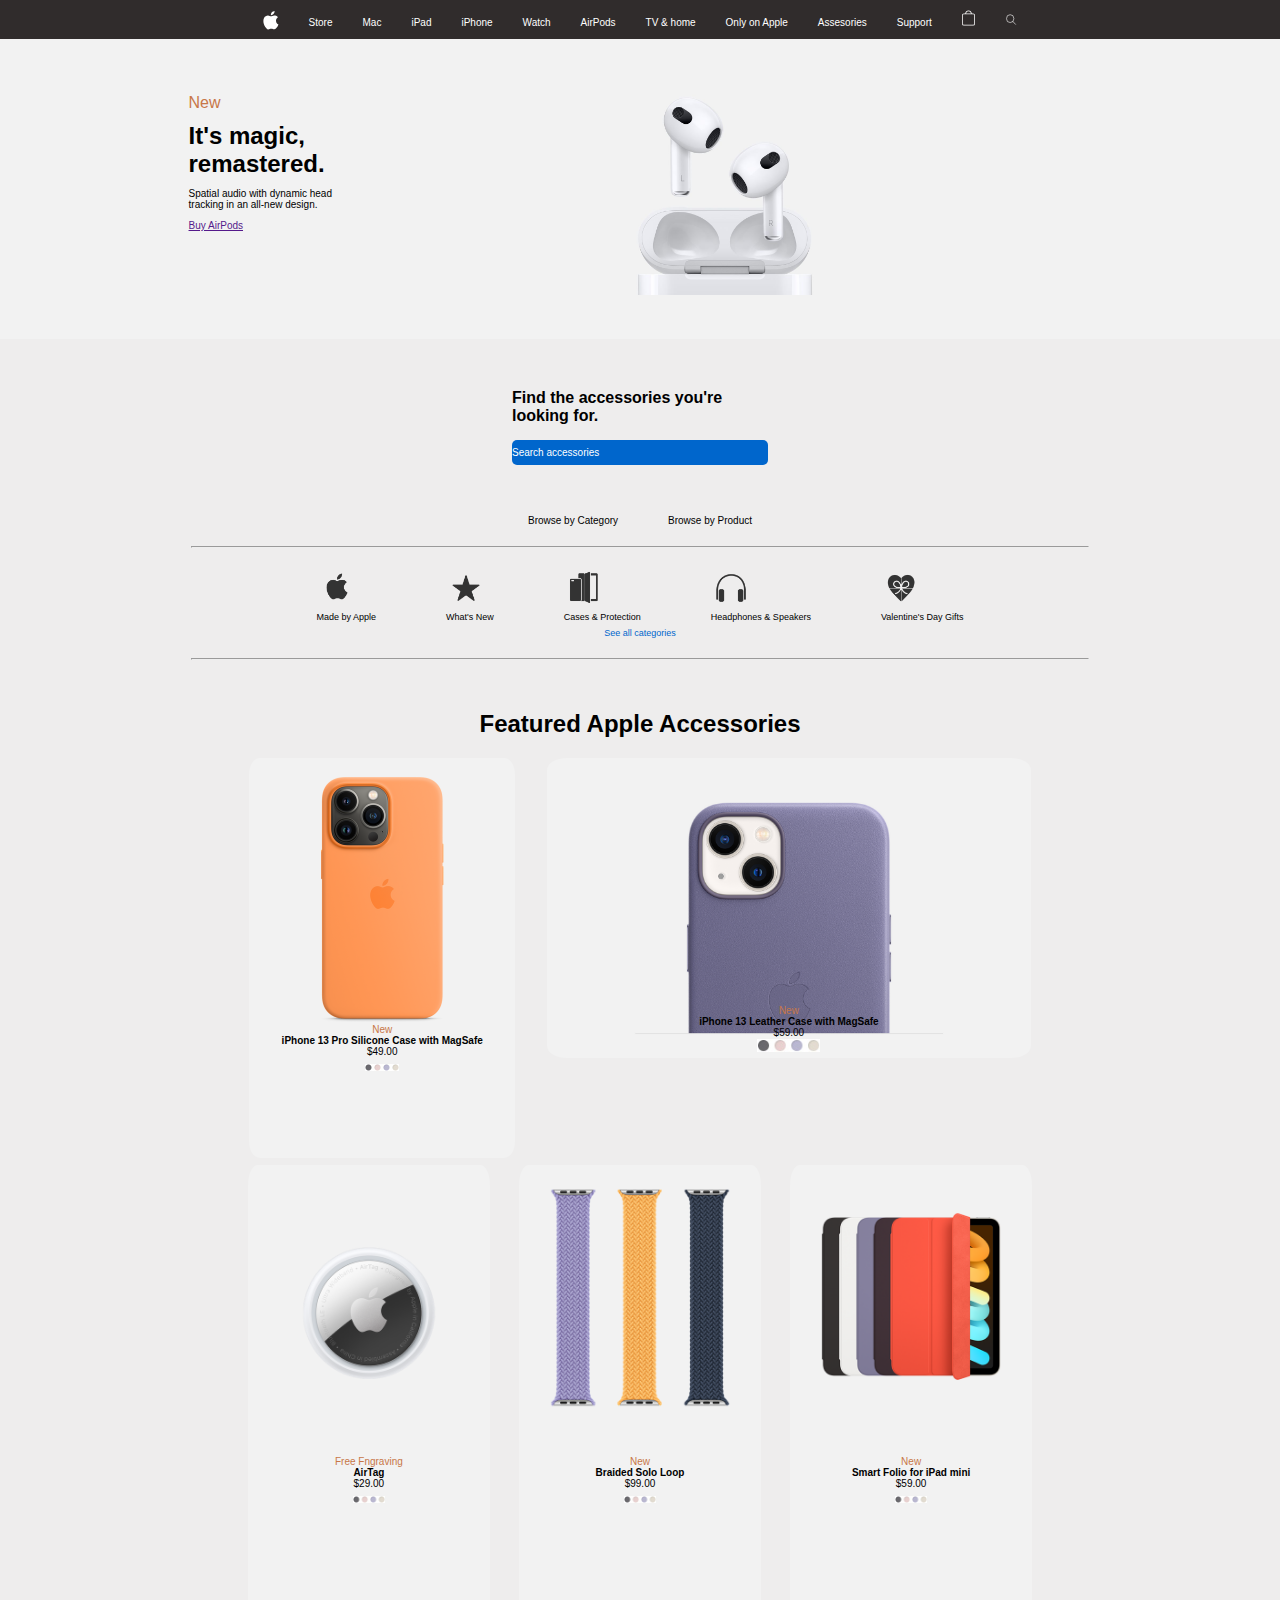
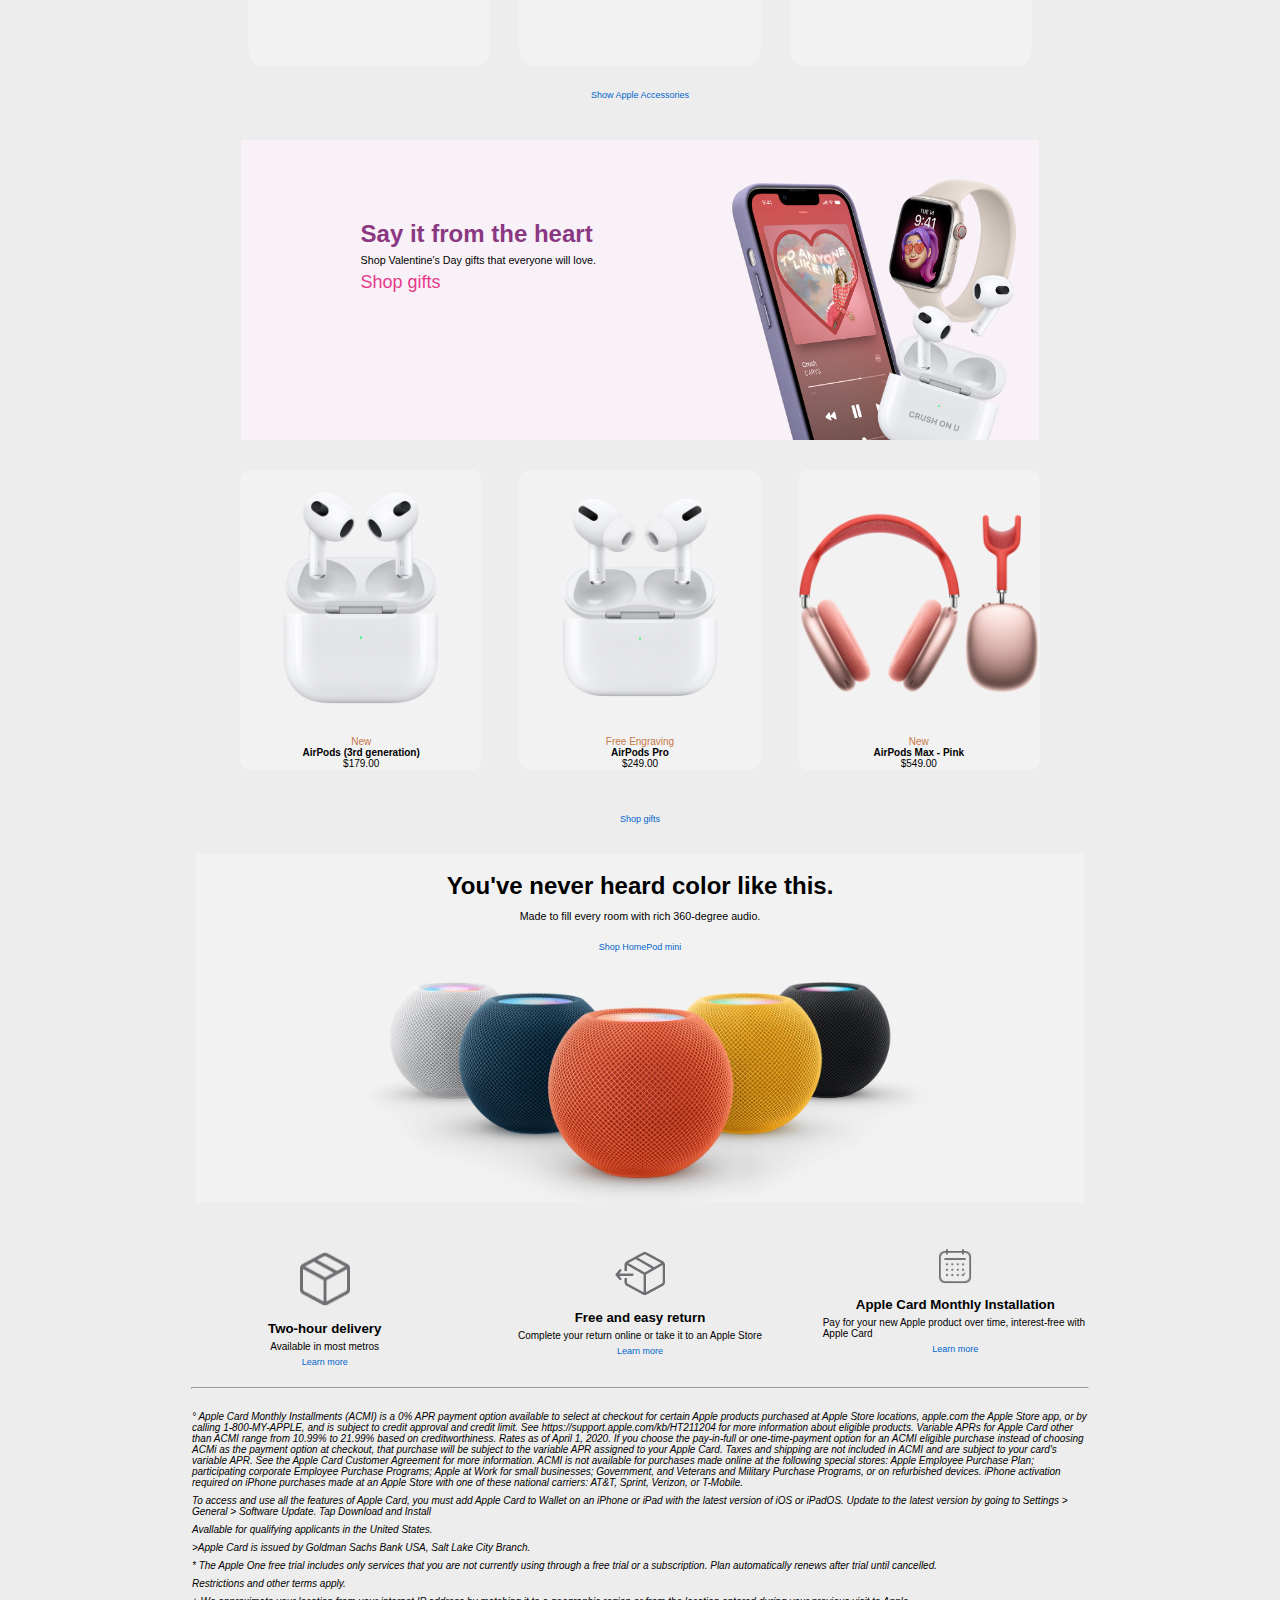
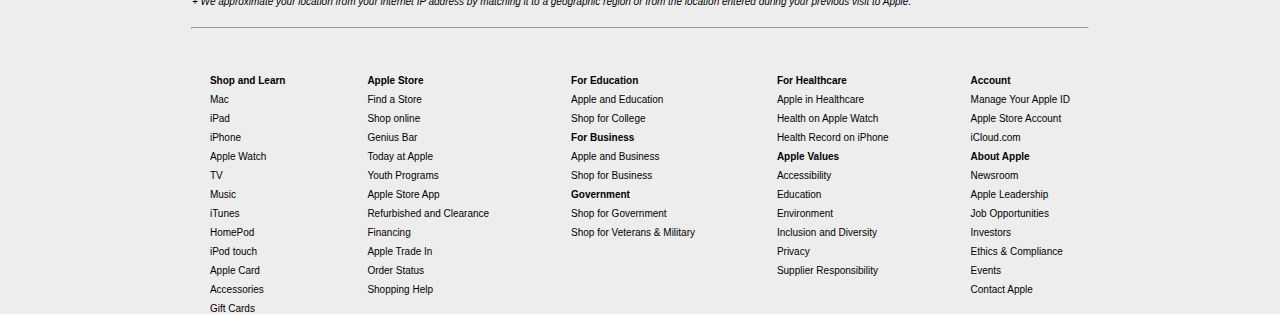
<file: index.html>
<!DOCTYPE html>
<html lang="en">
<head>
    <meta charset="UTF-8">
    <meta name="viewport" content="width=device-width, initial-scale=1.0">
    <title>Document</title>
</head>
    <link rel="stylesheet" href="appleassesories.css">
    <link rel="stylesheet" href="appleIpad.css">
    <link rel="stylesheet" href="tv.css">
<body>
    <nav>
        <div class="toptexts">
            <div class="logo">
                <img src="imagesassesories/apple_logo.svg" alt="applelogo">
            </div>
                <p>Store</p>
                <p>Mac</p>
                <p><a href="/appleIpad.html">iPad</a></p>
                <p>iPhone</p>
                <p>Watch</p>
                <p>AirPods</p>
                <p><a href="/tv.html">TV & home</a></p>
                <p>Only on Apple</p>
                <p><a href="/index.html">Assesories</a></p>
                <p>Support</p>
                <img src="imagesassesories/bag_logo.svg" alt="storebtn">
                <img src="imagesassesories/search.svg" alt="search">
        </div>
    </nav>
        <div class="firstimage">
                <div class="text_one">
                    <ul class="text">
                        <li>New</li>
                        <li><h2>It's magic, remastered.</h2></li>
                        <li>Spatial audio with dynamic head tracking in an all-new design.</li>
                        <p><a href="">Buy AirPods</a></p>
                    </ul>  
                </div>
            <div class="firstbg">
            </div>
        </div>
        <div class="secondrow">
            <h4>Find the accessories you're looking for.</h4>
            <input class="firstinput" type="text" value="Search accessories">
        </div>
        <div class="thirdrow">
            <div class="secondtext">
                <p>Browse by Category</p>
                <p>Browse by Product</p>
            </div>
            <hr>
            <div class="smallicons">
               <div>
                <img src="imagesassesories/icon_apple.png" alt="icon_apple">
                <p>Made by Apple</p>
               </div>
               <div>
                <img src="imagesassesories/category-icon-whats-new.png" alt="category-icon-whats-new">
                <p>What's New</p>
               </div>
                <div>
                    <img src="imagesassesories/icon-category-cases-protection.png" alt="icon-category-cases-protection">
                <p>Cases & Protection</p>
                </div>
                <div>
                    <img src="imagesassesories/icon-category-audio-music.png" alt="icon-category-audio-music">
                    <p>Headphones & Speakers</p>
                </div>
                <div>
                    <img src="imagesassesories/category-icon-vday.png" alt="category-icon-vday">
                <p>Valentine's Day Gifts</p>
                </div>
            </div>
                <p class="p_one">See all categories</p>
                <hr>
        </div>
        <div class="forthrow">
            <h3>Featured Apple Accessories</h3>
                <div class="iPhone_ctn">
                    <div class="thirteenpro">
                        <div class="thirteenpro_text">
                            <p class="smallbrown">New</p>
                            <p class="smallbold"> iPhone 13 Pro Silicone Case with MagSafe</p>
                            <p class="small">$49.00</p>
                            <div class="compareiPadimgs">
                                <img src="imageIpad/compare_ipad_mini.jpg" alt="">
                            </div>
                        </div>
                    </div>
                    <div class="thirteen">
                        <div class="thirteen_text">
                            <p class="smallbrown">New </p>
                            <p class="smallbold">iPhone 13 Leather Case with MagSafe</p>
                            <p class="small">$59.00</p>
                            <div class="compareiPadimgs">
                                <img src="imageIpad/compare_ipad_mini.jpg" alt="">
                            </div>
                        </div>
                    </div>
                    <div class="freeengrave">
                        <div class="freeengrave_text">
                            <p class="smallbrown">Free Fngraving</p>
                            <p class="smallbold">AirTag</p>
                            <p class="small">$29.00</p>
                            <div class="compareiPadimgs">
                                <img src="imageIpad/compare_ipad_mini.jpg" alt="">
                            </div>
                        </div>
                    </div>
                    <div class="solo">
                        <div class="solo_text">
                            <p class="smallbrown">New</p>
                            <p class="smallbold">Braided Solo Loop</p>
                            <p class="small">$99.00</p>
                            <div class="compareiPadimgs">
                                <img src="imageIpad/compare_ipad_mini.jpg" alt="">
                            </div>
                        </div>
                    </div> 
                    <div class="smartfolio">
                        <div class="smartfolio_text">
                            <p class="smallbrown">New</p>
                            <p class="smallbold">Smart Folio for iPad mini</p>
                            <p class="small">$59.00</p>
                            <div class="compareiPadimgs">
                                <img src="imageIpad/compare_ipad_mini.jpg" alt="">
                            </div>
                        </div>
                    </div>
                </div>
           <p class="p_one">Show Apple Accessories</p>
                <div class="Airpod_ctn">
                    <div class="Valentine">
                        <div class="Val_text">
                            <h2 class="h_two">Say it from the heart</h2>
                            <h6 class="h_six">Shop Valentine's Day gifts that everyone will love.</h6>
                            <p class="p_three">Shop gifts</p>
                        </div>
                    </div>
                        <div class="AirPodnew">
                            <div class="Airpod_texts">
                                <p class="smallbrown">New</p>
                                <p class="smallbold">AirPods (3rd generation)</p>
                                 <p class="small">$179.00</p>
                            </div>
                        </div>
                        <div class="AirPods_pro">
                            <div class="Airpod_texts">
                                <p class="smallbrown">Free Engraving</p>
                                <p class="smallbold">AirPods Pro </p>
                                 <p class="small">$249.00</p>
                            </div>
                        </div>
                        <div class="AirPods_max">
                            <div class="Airpod_texts">
                                <p class="smallbrown">New</p>
                                <p class="smallbold">AirPods Max - Pink</p>
                                 <p class="small">$549.00</p>
                            </div>
                        </div>
                </div>
           
           <p class="p_one">Shop gifts</p>
                <div class="last_ctn">
                    <div class="last_row">
                        <div class="last_text">
                            <h2 class="h_twoB">You've never heard color like this.</h2>
                            <h6 class="h_six">Made to fill every room with rich 360-degree audio.</h6>
                            <h6 class="h_six"></h6>
                            <p class="p_two">Shop HomePod mini</p>
                        </div>
                    </div>
                </div>
        </div>
        <div class="under_text">
            <div class="delivery">
                <img src="imagesassesories/icon-delivery.png" alt="delivery">
                <h5>Two-hour delivery</h5>
                <p>Available in most metros</p>
                <p class="p_two">Learn more</p>
            </div>
            <div class="return">
                <img src="imagesassesories/icon-return.png" alt="return">
            <h5>Free and easy return</h5>
            <p>Complete your return online or take it to an Apple Store</p>
            <p class="p_two">Learn more</p>
            </div>
            <div class="acmi">
                <img src="imagesassesories/acmi.png" alt="acmi">
            <h5>Apple Card Monthly Installation</h5>
            <p>Pay for your new Apple product over time, interest-free with Apple Card</p>
            <p class="p_two">Learn more</p>
            </div>
        </div>
        <hr>
        <div class="nevertext">
            <i class="i_one">° Apple Card Monthly Installments (ACMI) is a 0% APR payment option available to select at checkout for certain Apple products purchased at Apple Store locations, apple.com the Apple Store app, or by calling 1-800-MY-APPLE, and is subject to credit approval and credit limit. See https://support.apple.com/kb/HT211204 for more information about eligible products. Variable APRs for Apple Card other than ACMI range from 10.99% to 21.99% based on creditworthiness. Rates as of April 1, 2020. If you choose the pay-in-full or one-time-payment option for an ACMI eligible purchase instead of choosing ACMi as the payment option at checkout, that purchase will be subject to the variable APR assigned to your Apple Card. Taxes and shipping are not included in ACMI and are subject to your card's variable APR. See the Apple Card Customer Agreement for more information. ACMI is not available for purchases made online at the following special stores: Apple Employee Purchase Plan; participating corporate Employee Purchase Programs; Apple at Work for small businesses; Government, and Veterans and Military Purchase Programs, or on refurbished devices. iPhone activation required on iPhone purchases made at an Apple Store with one of these national carriers: AT&T, Sprint, Verizon, or T-Mobile.</i>
            <i class="i_one">To access and use all the features of Apple Card, you must add Apple Card to Wallet on an iPhone or iPad with the latest version of iOS or iPadOS. Update to the latest version by going to Settings > General > Software Update. Tap Download and Install </i>
            <i class="i_one">Avallable for qualifying applicants in the United States.</i>
            <i class="i_one">>Apple Card is issued by Goldman Sachs Bank USA, Salt Lake City Branch.</i>
            <i class="i_one">* The Apple One free trial includes only services that you are not currently using through a free trial or a subscription. Plan automatically renews after trial until cancelled.</i>
            <i class="i_one"> Restrictions and other terms apply.</i>
            <i class="i_one"> + We approximate your location from your internet IP address by matching it to a geographic region or from the location entered during your previous visit to Apple.</i>
        </div>
        <hr>
        <footer>
            <div class="sl">
                <b  class="b_one">Shop and Learn</b>
                <p>Mac</p>
                <p>iPad</p>
                <p>iPhone</p>
                <p>Apple Watch</p>
                <p>TV</p>
                <p>Music</p>
                <p>iTunes</p>
                <p>HomePod</p>
                <p>iPod touch</p>
                <p>Apple Card</p>
                <p>Accessories</p>
                <p>Gift Cards</p>
            </div>
                <div class="sl">
                    <b class="b_one">Apple Store</b>
                    <p>Find a Store</p>
                    <p>Shop online</p>
                    <p>Genius Bar</p>
                    <p>Today at Apple</p>
                    <p>Youth Programs</p>
                    <p>Apple Store App</p>
                    <p>Refurbished and Clearance</p>
                    <p>Financing</p>
                    <p>Apple Trade In</p>
                    <p>Order Status</p>
                    <p>Shopping Help</p>
                </div>
                    <div class="sl">
                        <div class="sl">
                            <b class="b_one">For Education</b>
                            <p>Apple and Education</p>
                            <p>Shop for College</p>
                        </div>
                         <div class="sl">
                            <b class="b_one">For Business</b>
                            <p>Apple and Business</p>
                            <p>Shop for Business</p>
                         </div>
                          <div class="sl">
                            <b class="b_one">Government</b>
                            <p>Shop for Government</p>
                            <p>Shop for Veterans & Military</p>
                          </div>
                    </div>
                        <div class="sl">
                            <div class="sl">
                                <b class="b_one">For Healthcare</b>
                                <p>Apple in Healthcare</p>
                                <p>Health on Apple Watch</p>
                                <p>Health Record on iPhone</p>
                            </div>
                             <div class="sl">
                                <b class="b_one">Apple Values</b>
                                <p>Accessibility</p>
                                <p>Education</p>
                                <p>Environment</p>
                                <p>Inclusion and Diversity</p>
                                <p>Privacy</p>
                                <p>Supplier Responsibility</p>
                             </div>
                        </div>
                            <div class="sl">
                                <div class="sl">
                                    <b class="b_one">Account</b>
                                    <p>Manage Your Apple ID</p>
                                    <p>Apple Store Account</p>
                                    <p>iCloud.com</p>
                                </div>
                                <div class="sl">
                                    <b class="b_one">About Apple</b>
                                    <p>Newsroom</p>
                                    <p>Apple Leadership</p>
                                    <p>Job Opportunities</p>
                                    <p>Investors</p>
                                    <p>Ethics & Compliance</p>
                                    <p>Events</p>
                                    <p>Contact Apple</p>
                                </div>
                            </div>
        </footer>
</body>
</html>
</file>
<file: appleassesories.css>
*{
    padding: 0;
    margin: 0;
}
nav {
    background-color: rgb(48, 44, 44);
    line-height: 1.2cm;
    color: white;
}
.logo {
    width: 16px;
    
}
.logo img {
    width: 100%;
}
.toptexts {
    display: flex;
    list-style-type: none;
    gap: 30px;
    justify-content: center;
    height:30px;

}
img {
    width: 1%;
}
.firstimage {
    display: flex;
    justify-content: space-around;
    width: 100%;
    flex-wrap: wrap;
    background-color:rgb(242,242,242) ;
}

.firstbg {
    background-image: url(imagesassesories/airpods-header.jpg);
    background-size: contain;
    background-repeat: no-repeat;
    background-position: top;
    height: 300px;
    width: 60%;
}
.text_one ul {
    display: flex;
    flex-direction: column;
    list-style-type: none;
    padding-left:47%;
    padding-top: 20%;
    justify-content: center;
}
.text {
    display: flex;
    font-family: SF Pro Text, SF Pro Icons, Helvetica Neue, Helvetica, Arial, sans-serif;
    gap: 10px;
}
.text > :nth-child(1){
    color: rgb(200,119,72);
    font-family: SF Pro Text, SF Pro Icons, Helvetica Neue, Helvetica, Arial, sans-serif;

}
.text > :nth-child(3) {
    font-family: SF Pro Text, SF Pro Icons, Helvetica Neue, Helvetica, Arial, sans-serif;
    font-size: 10px;
} 
.text > :nth-child(3) {
    font-family: SF Pro Text, SF Pro Icons, Helvetica Neue, Helvetica, Arial, sans-serif;
    font-size: 10px;
} 

.secondrow {
    display: flex;
    flex-direction: column;
    width: 20%;
    margin:50px auto;
    gap: 15px;
}
h4 {
    font-family: SF Pro Text, SF Pro Icons, Helvetica Neue, Helvetica, Arial, sans-serif;
    font-weight: 550;
}
.firstinput {
    font-size: x-small;
   height: 25px;/
}
hr {
    width: 70%;
    margin: 30px auto;
}
.secondtext {
    display: flex;
    justify-content: center;
    gap: 50px;
    font-family: SF Pro Text, SF Pro Icons, Helvetica Neue, Helvetica, Arial, sans-serif;
    font-size: x-small;
}
.smallicons {
    display: flex;
    justify-content: center;
    width: 100%;
    gap: 70px;
}
.smallicons img {
    width: 40px;
}
.smallicons p {
    font-size: xx-small;
    font-family: SF Pro Text, SF Pro Icons, Helvetica Neue, Helvetica, Arial, sans-serif;
}
.p_one {
    display: flex;
    justify-content: center;
    margin-top: 20px;
    font-size: xx-small;
    font-family: SF Pro Text, SF Pro Icons, Helvetica Neue, Helvetica, Arial, sans-serif;
    color: rgb(0,102,204);
}
h3 {
    display: flex;
    justify-content: center;
    font-family: SF Pro Text, SF Pro Icons, Helvetica Neue, Helvetica, Arial, sans-serif;
    font-weight: 550;
}
.forthrow {
    display: flex;
    flex-direction: column;
    width: 70%;
    margin: 10px auto;   
}
.iPhone_ctn {
    display: flex;
    flex-wrap: wrap;
    width: 90%;
    justify-content: space-around;
    margin: 20px auto;
    gap: 7px;

}

.compareiPadimgs img {
    width: 13%;
}
.thirteenpro {
    background-image: url(imagesassesories/featured_2.png);
    height: 400px;
    background-position: top;
    background-repeat: no-repeat;
    background-size: contain;
    width: 33%;
    background-color:rgb(242,242,242) ;
    border-radius: 4%;
}
.thirteenpro_text {
    display: flex;
    flex-direction: column;
    text-align: center;
    padding-top: 100%;
    
}
.thirteen {
    background-image: url(imagesassesories/featured_1.png);
    height: 300px;
    background-position: top;
    background-repeat: no-repeat;
    background-size: contain;
    width: 60%;
    background-color:rgb(242,242,242) ;
    border-radius: 4%;
}
.thirteen_text {
    display: flex;
    flex-direction: column;
    text-align: center;
    padding-top: 51%;
    
}
.freeengrave {
    background-image: url(imagesassesories/featured_3.png);
    height: 500px;
    background-position: top;
    background-repeat: no-repeat;
    background-size: contain;
    width: 30%;
    background-color:rgb(242,242,242) ;
    border-radius: 4%;
}
.freeengrave_text {
    display: flex;
    flex-direction: column;
    text-align: center;
    padding-top: 120%;
    
}
.solo {
    background-image: url(imagesassesories/featured_4.png);
    height: 500px;
    background-position: top;
    background-repeat: no-repeat;
    background-size: contain;
    width: 30%;
    background-color:rgb(242,242,242) ;
    border-radius: 4%;
}
.solo_text {
    display: flex;
    flex-direction: column;
    text-align: center;
    padding-top: 120%;
    
}
.smartfolio {
    background-image: url(imagesassesories/featured_5.png);
    height: 500px;
    background-position: top;
    background-repeat: no-repeat;
    background-size: contain;
    width: 30%;
    background-color:rgb(242,242,242) ;
    border-radius: 4%;
}
.smartfolio_text {
    display: flex;
    flex-direction: column;
    text-align: center;
    padding-top: 120%;  
}
.smallbrown {
    font-size: x-small;
    color: rgb(200,119,72);
    font-family: SF Pro Text, SF Pro Icons, Helvetica Neue, Helvetica, Arial, sans-serif;
}
.smallbold {
    font-weight: 600;
    font-family: SF Pro Text, SF Pro Icons, Helvetica Neue, Helvetica, Arial, sans-serif;
}

.Valentine {
    background-image: url(imagesassesories/apple-valentines-day-accessories.png);
    background-size: contain;
    background-repeat: no-repeat;
    height: 300px;
    background-position: right;
    width: 99%;
    background-color:rgb(249,241,248) ;
    
}
.Val_text {
    padding-top: 10%;
    padding-left: 15%;
    gap: 6px;
    display: flex;
    flex-direction: column;
}
.AirPodnew {
    background-image: url(imagesassesories/featured_6.png);
    background-position: top;
    height: 300px;
    background-repeat: no-repeat;
    background-size: contain;
    width: 30%;
    background-color:rgb(242,242,242) ;
    border-radius: 4%;
}
.AirPods_pro {
    background-image: url(imagesassesories/featured_7.png);
    background-position: top;
    height: 300px;
    background-repeat: no-repeat;
    background-size: contain;
    width: 30%;
    background-color:rgb(242,242,242) ;
    border-radius: 4%;
}
.AirPods_max {
    background-image: url(imagesassesories/airpods-max-select-pink.png);
    background-position: top;
    height: 300px;
    background-repeat: no-repeat;
    background-size: contain;
    width: 30%;
    background-color:rgb(242,242,242) ;
    border-radius: 4%;
}
.Airpod_ctn {
    display: flex;
    flex-wrap: wrap;
    width: 90%;
    justify-content: space-around;
    margin: 40px auto;
    gap: 30px;
}
.Airpod_texts {
    display: flex;
    flex-direction: column;
    text-align: center;
    padding-top: 110%;
}
.p_three {
    color: rgb(0,102,204);
}
.h_two {
    color: rgb(137,56,129);
    font-family: SF Pro Text, SF Pro Icons, Helvetica Neue, Helvetica, Arial, sans-serif;
}

.last_row {
    background-image: url(imagesassesories/homepod-mini-accessories.jpg);
    background-size: contain;
    height: 330px;
    background-repeat: no-repeat;
    background-position: bottom;
    width: 100%;
}
.last_text {
    display: flex;
    flex-direction: column;
    align-items: center;
    gap: 10px;
}
.last_ctn {
    width: 99%;
    margin: 30px auto;
    padding-top: 2%;
    background-color:rgb(242,242,242) ;
}
.h_twoB {
    font-family: SF Pro Text, SF Pro Icons, Helvetica Neue, Helvetica, Arial, sans-serif;
}
.h_six {
    font-family: SF Pro Text, SF Pro Icons, Helvetica Neue, Helvetica, Arial, sans-serif;
    font-weight: lighter;
}
.under_text {
    display: flex;
    justify-content: center;
    gap: 50px;
    width: 70%;
    margin: 0px auto;
    
}
.delivery {
    display: flex;
    flex-direction: column;
    width: 70%;
    gap:5px;
    align-items: center;
}
.delivery img {
    width: 50px;
}
.return {
    display: flex;
    flex-direction: column;
    width: 70%;
    gap: 5px;
    align-items: center;
}
.return img {
    width: 50px;
}
.acmi {
    display: flex;
    flex-direction: column;
    width: 70%;
    gap: 5px;
    align-items: center;
}
.acmi img {
    width: 50px;
}
h5 {
    font-family: SF Pro Text, SF Pro Icons, Helvetica Neue, Helvetica, Arial, sans-serif;
    font-weight: 600;
    font-weight: bold;
}
p {
    font-family: SF Pro Text, SF Pro Icons, Helvetica Neue, Helvetica, Arial, sans-serif;
    font-size: x-small;
}
.p_two {
    display: flex;
    justify-content: center;
    font-size: xx-small;
    font-family: SF Pro Text, SF Pro Icons, Helvetica Neue, Helvetica, Arial, sans-serif;
    color: rgb(0,102,204);
}

.nevertext {
    padding-top: 2%;
    font-family: SF Pro Text, SF Pro Icons, Helvetica Neue, Helvetica, Arial, sans-serif; 
    font-size: x-small;
    font-weight: lighter;
    width: 70%;
    margin: 10px auto;
    display: flex;
    flex-direction: column;
    gap: 7px;
}

footer {
    display: flex;
    flex-direction: row;
    padding-left: 10%;
    justify-content: space-evenly;
    width: 80%;
    padding-top: 2%;
    
}
.sl {
    display: flex;
    flex-direction: column;
    gap: 8px;
}
.b_one {
    font-size: x-small;
    font-family: SF Pro Text, SF Pro Icons, Helvetica Neue, Helvetica, Arial, sans-serif; 

}
</file>
<file: appleIpad.css>
*{
    padding: 0;
    margin: 0;
}
body {
    background-color: rgba(219, 215, 215, 0.459);
}
nav {
    background-color: rgb(48, 44, 44);
    line-height: 1.2cm;
    color: white;
}
.logo {
    width: 16px;
    
}
.logo img {
    width: 100%;
}
.toptexts {
    display: flex;
    list-style-type: none;
    gap: 30px;
    justify-content: center;
    font-family: SF Pro Text, SF Pro Icons, Helvetica Neue, Helvetica, Arial, sans-serif;
    font-size: xx-small;
    height: 39px;
}
img {
    width: 1%;
}

.top {
    width: 50%;
    display: flex;
    justify-content: space-between;
    align-items: end;
    margin: 5px auto; 
    background-color: white;
}
.image div {
    width: 20px;
    display: flex;
    margin-bottom: 6px;
}
.image img {
    width: 100%;
    height: 100%;
}
.pencil_image div{
    height: 35px;

}
.image h5{
    font-size: 9px;
}
.Save {
    display: flex;
    justify-content: center;
    font-family: SF Pro Text, SF Pro Icons, Helvetica Neue, Helvetica, Arial, sans-serif;
    font-size: x-small;
    margin: 25px auto;
    background-color: #f5f5f7;;
    padding: 8px;
}
span {
    font-size: xx-small;
    font-family: SF Pro Text, SF Pro Icons, Helvetica Neue, Helvetica, Arial, sans-serif;
    color: rgb(0, 102, 204);
}
.iPad_ctn {
    display: flex;
    width: 90%;
    flex-direction: column;
    flex-wrap: wrap;
    justify-content: space-around;
    gap: 10px;
    margin: 15px auto;
    background-color: white;
}
.iPad_mini {
    background-image: url(imageIpad/ipad_mini.jpg);
    background-size: contain;
    background-repeat: no-repeat;
    background-position: right;
    height: 400px;
    width: 80%;  
  
}
.iPad_minitext {
    display: flex;
    flex-direction: column;
    align-items: center;
    padding-top: 10%;
    gap: 7px;
}
.iPad_Airtext {
    display: flex;
    flex-direction: column;
    align-items: center;
    padding-left: 20%;
    padding-top: 6%;
    gap: 3px;
}
.iPad_text {
    display: flex;
    flex-direction: column;
    align-items: center;
    padding-left: 50%;
    padding-top: 8%;
    gap: 5px;
}
.iPad {
    background-image: url(imageIpad/ipad_10.jpg);
    background-size: contain;
    background-repeat: no-repeat;
    background-position: center;
    height: 400px;
    width:90%;
}
.iPad_Air {
    background-image: url(imageIpad/ipad_air.jpg);
    background-size: contain;
    background-repeat: no-repeat;
    background-position: right;
    height: 400px;
    width:79%; 
}
.iPad_Pro {
    background-image: url(imageIpad/ipad_pro_hero.jpg);
    background-size: contain;
    background-repeat: no-repeat;
    background-position: right;
    height: 400px;
    width: 95%;
}
.brown {
    color: rgb(200,119,72);
    font-weight: 700;
    font-family: SF Pro Text, SF Pro Icons, Helvetica Neue, Helvetica, Arial, sans-serif;
    font-size: xx-small;
}
.bold {
    font-size: xx-large;
    font-family: SF Pro Text, SF Pro Icons, Helvetica Neue, Helvetica, Arial, sans-serif;
    font-weight: 600;
}
.med {
    font-size: small; 
    font-family: SF Pro Text, SF Pro Icons, Helvetica Neue, Helvetica, Arial, sans-serif;
    font-weight: 600;
}
.doll {
    font-size: x-small; 
    font-family: SF Pro Text, SF Pro Icons, Helvetica Neue, Helvetica, Arial, sans-serif;
}
button {
    border-radius: 20px;
    border: none;
    text-decoration: #f5f5f7;
    padding: 10px 15px 10px 15px;
    background-color: rgb(0, 102, 204);
    color: white;
}
.lm {
    font-size: x-small; 
    font-family: SF Pro Text, SF Pro Icons, Helvetica Neue, Helvetica, Arial, sans-serif;
    color: rgb(0, 102, 204) 
}
.mini {
    color: rgb(241,78,171);
    font-size: xx-large;
    font-family: SF Pro Text, SF Pro Icons, Helvetica Neue, Helvetica, Arial, sans-serif;
    font-weight: 600;
    font-style: italic;
}
h3 {
    display: flex;
    justify-content: center;
    font-size: x-large;
    font-family: SF Pro Text, SF Pro Icons, Helvetica Neue, Helvetica, Arial, sans-serif;
    padding-top: 30px;
} 
.all_iPads {
    display: flex;
    align-items: center;
    justify-content: space-around;  
    width: 70%;
    margin: 30px auto;
}
.all_iPads img {
    width: 50%
}
.all_compares {
    display: flex;
    align-items: center;
    justify-content: space-around;
    width: 60%;
    margin: 0px auto;
}
.all_compares img {
    width: 50%;
    
}
.compare_ipad_pro {
    display: flex;
    justify-content: flex-end;
    margin-left: 65px;
}
.ipad_pro {
    display: flex;
    justify-content: flex-end;  
    margin-left: 90px;
    margin-top: -50px;
}
.compare_ipad_air {
    display: flex;
    justify-content: center;
}
.ipad_air {
    display: flex;
    justify-content: center;  
    margin-left: 35px;
    margin-top: -50px;
}
._ipad_10 {
    display: flex;
    justify-content: center;  
    margin-right: 30px;
    margin-top: -60px
}
.compare_ipad_mini {
    display: flex;
    justify-content: start;
    align-items: flex-start;
    margin-right: 40px;
}
.ipad_mini {
    display: flex;
    justify-content: center;  
    margin-right: 5px;
    margin-top: -60px
}

.padtext {
    display: flex;
    justify-content: center;
    /* background-color: red; */
    font-size: small;
    margin: -30px auto
}
.one ul  {
    display: flex;
    flex-direction: column;
    list-style-type: none;
    text-align: center;
    gap: 6px;
    margin: 30px 100px 30px 80px;
    border-bottom: 1px solid gray;
    padding-bottom: 20px;
    width: 50%;
}
.two ul {
    display: flex;
    flex-direction: column;
    list-style-type: none;
    text-align: center;
    gap: 6px;
    margin: 30px 20px 30px 20px;
    border-bottom: 1px solid gray;
    padding-bottom: 20px;
    /* width: 50%; */
}
.three ul {
    display: flex;
    flex-direction: column;
    list-style-type: none;
    text-align: center;
    gap: 3px;
    margin: 30px 50px 30px 50px;
    border-bottom: 1px solid gray;
    padding-bottom: 20px;
    /* width: 50%; */

}
.four ul {
    display: flex;
    flex-direction: column;
    list-style-type: none;
    text-align: center;
    gap: 3px;
    margin: 30px 50px 30px 50px;
    border-bottom: 1px solid gray;
    padding-bottom: 20px;
    width: 80%;

}
.one ul :nth-child(1) {
    font-size: small;
    font-family: SF Pro Text, SF Pro Icons, Helvetica Neue, Helvetica, Arial, sans-serif;
    font-weight: 600;
}
.two ul :nth-child(1) {
    font-size: small;
    font-family: SF Pro Text, SF Pro Icons, Helvetica Neue, Helvetica, Arial, sans-serif;
    font-weight: 600;  
}
.one ul :nth-child(2) {
    font-size: small; 
    font-family: SF Pro Text, SF Pro Icons, Helvetica Neue, Helvetica, Arial, sans-serif;
    font-weight: 500;
}
.two ul :nth-child(2) {
    font-size: small; 
    font-family: SF Pro Text, SF Pro Icons, Helvetica Neue, Helvetica, Arial, sans-serif;
    font-weight: 500;
}
.one ul :nth-child(3) {
    font-size: small; 
    font-family: SF Pro Text, SF Pro Icons, Helvetica Neue, Helvetica, Arial, sans-serif;
    font-weight: 500;
}
.two ul :nth-child(3) {
    font-size: small; 
    font-family: SF Pro Text, SF Pro Icons, Helvetica Neue, Helvetica, Arial, sans-serif;
    font-weight: 500;
}
.one ul :nth-child(4) {
    font-size: small; 
    font-family: SF Pro Text, SF Pro Icons, Helvetica Neue, Helvetica, Arial, sans-serif;
    font-weight: 100;
}
.two ul :nth-child(4) {
    font-size: small; 
    font-family: SF Pro Text, SF Pro Icons, Helvetica Neue, Helvetica, Arial, sans-serif;
    font-weight: 100;
}
.one ul :nth-child(6) {
    font-size: x-small; 
    font-family: SF Pro Text, SF Pro Icons, Helvetica Neue, Helvetica, Arial, sans-serif;
    color: rgb(0, 102, 204) ;
}
.two ul :nth-child(6) {
    font-size: x-small; 
    font-family: SF Pro Text, SF Pro Icons, Helvetica Neue, Helvetica, Arial, sans-serif;
    color: rgb(0, 102, 204) ;
}
.three ul :nth-child(1) {
    color: rgb(200,119,72);
    font-weight: 700;
    font-family: SF Pro Text, SF Pro Icons, Helvetica Neue, Helvetica, Arial, sans-serif;
    font-size: xx-small;
}
.four ul :nth-child(1) {
    color: rgb(200,119,72);
    font-weight: 700;
    font-family: SF Pro Text, SF Pro Icons, Helvetica Neue, Helvetica, Arial, sans-serif;
    font-size: xx-small;
}
.three ul :nth-child(2) {
    font-size: small;
    font-family: SF Pro Text, SF Pro Icons, Helvetica Neue, Helvetica, Arial, sans-serif;
    font-weight: 600;
}
.four ul :nth-child(2) {
    font-size: small;
    font-family: SF Pro Text, SF Pro Icons, Helvetica Neue, Helvetica, Arial, sans-serif;
    font-weight: 600;
}
.three ul :nth-child(3) {
    font-size: small; 
    font-family: SF Pro Text, SF Pro Icons, Helvetica Neue, Helvetica, Arial, sans-serif;
    font-weight: 500;
}
.four ul :nth-child(3) {
    font-size: small; 
    font-family: SF Pro Text, SF Pro Icons, Helvetica Neue, Helvetica, Arial, sans-serif;
    font-weight: 500;
}
.three ul :nth-child(4) {
    font-size: small; 
    font-family: SF Pro Text, SF Pro Icons, Helvetica Neue, Helvetica, Arial, sans-serif;
    font-weight: 500;
}
.four ul :nth-child(4) {
    font-size: small; 
    font-family: SF Pro Text, SF Pro Icons, Helvetica Neue, Helvetica, Arial, sans-serif;
    font-weight: 500;
}
.three ul :nth-child(5) {
    font-size: small; 
    font-family: SF Pro Text, SF Pro Icons, Helvetica Neue, Helvetica, Arial, sans-serif;
    font-weight: 100;
}
.four ul :nth-child(5) {
    font-size: small; 
    font-family: SF Pro Text, SF Pro Icons, Helvetica Neue, Helvetica, Arial, sans-serif;
    font-weight: 100;
}
.three ul :nth-child(7) {
    font-size: x-small; 
    font-family: SF Pro Text, SF Pro Icons, Helvetica Neue, Helvetica, Arial, sans-serif;
    color: rgb(0, 102, 204) ;
}
.four ul :nth-child(7) {
    font-size: x-small; 
    font-family: SF Pro Text, SF Pro Icons, Helvetica Neue, Helvetica, Arial, sans-serif;
    color: rgb(0, 102, 204) ;
}
.smallbox_ctn {
    display: flex;
    flex-wrap: wrap;
    justify-content: center;
    gap: 15px;
    width: 54%;
    margin: 40px auto;
    border-bottom: 1px solid gray;
    padding-bottom: 20px;
         background-color: white;
}
.smallbox {
    display: flex;
    flex-direction: column;
    width: 22%;
    justify-content: center;
    align-items: center;
    margin-bottom: 15px;
    
}
.smallbox p {
    display: flex;
    align-items: center;
    text-align: center;
    font-weight: lighter;
    font-size: x-small;
      
}
.h4_text_blue {
    display: flex;
    justify-content: center;
    gap: 3%;
    color: rgb(0, 102, 204);
    
}
.mini_img img {
    width: 100%;
}

.h4_text_blue h4{
    font-weight: lighter;
    font-family: SF Pro Text, SF Pro Icons, Helvetica Neue, Helvetica, Arial, sans-serif;
    font-size: small;
    /* margin: 30px auto; */
    padding-bottom: 30px;
}
.left_firstrow_bg {
    background-image: url(imageIpad/apple_card.jpg);
    background-position: bottom;
    height: 600px;
    background-repeat: no-repeat;
    /* background-size: contain; */
         background-color: white;
}
.right_firstrow_bg {
    background-image: url(imageIpad/trade_in.jpg);
    background-position: bottom;
    height: 600px;
    background-repeat: no-repeat;
     background-color: white;
}
.firstrow_bg_ctn {
    display: flex;
    width: 50%;
    margin: 30px auto;

}
.left_firstrow_bg p {
    display: flex;
    flex-direction: column;
    /* align-items: center; */
    text-align: center;
    margin: 10px auto;

}
.right_firstrow_bg p {
    display: flex;
    flex-direction: column;
    align-items: center;
    text-align: center;
    margin: 10px auto;

}
.p_three {
    color: rgb(231, 58, 139);
    width: 39%;
    font-size: large;
    font-weight: 500;
    font-family: SF Pro Text, SF Pro Icons, Helvetica Neue, Helvetica, Arial, sans-serif;
}
.p_four {
    font-family: SF Pro Text, SF Pro Icons, Helvetica Neue, Helvetica, Arial, sans-serif;
    font-size: x-small;
    width: 40%;
}
.bluetext {
    display: flex;
    width: 40%;
    margin: 10px auto;
    font-weight: lighter;
    font-family: SF Pro Text, SF Pro Icons, Helvetica Neue, Helvetica, Arial, sans-serif;
    font-size: x-small;
    color: rgb(0, 102, 204);

}
.p_five {
      /* color: rgb(14, 13, 13); */
      width: 43%;
      font-size: large;
      font-weight: bold;
      font-family: SF Pro Text, SF Pro Icons, Helvetica Neue, Helvetica, Arial, sans-serif;
}
.p_six {
    font-family: SF Pro Text, SF Pro Icons, Helvetica Neue, Helvetica, Arial, sans-serif;
    font-size: x-small;
    width: 40%;
}

.left_firstrow_bg h6 {
    display: flex;
    align-items: center;

}
.delivery_ctn {
    display: flex;
    flex-wrap: wrap;
    justify-content: center;
    gap: 25px;
    /* font-size: x-small; */
    margin: 40px auto;
         background-color: white;
}   
.delivery_text {
    text-align: center;
    width: 20%;

}
.delivery_text img {
    width: 10%;
}
.delivery_text :nth-child(2) {
    font-family: SF Pro Text, SF Pro Icons, Helvetica Neue, Helvetica, Arial, sans-serif;
    font-size: small;
    text-align: center;
    margin: 2px auto;
}
.delivery_text :nth-child(3) {
    font-family: SF Pro Text, SF Pro Icons, Helvetica Neue, Helvetica, Arial, sans-serif;
    font-size: x-small;
    text-align: center;
    margin: 5px auto;
}
.delivery_text :nth-child(4) {
    font-family: SF Pro Text, SF Pro Icons, Helvetica Neue, Helvetica, Arial, sans-serif;
    font-size: x-small;
    color: rgb(0, 102, 204);

}
.apple_pencil_bg {
    background-image: url(imageIpad/apple_pencil.jpg);
    background-position: bottom;
    background-repeat: no-repeat;
    height: 400px;
    width: 35%;
         background-color: white;
}

.keyboard_bg  {
    background-image: url(imageIpad/smart_keyboard_folio.jpg);
    background-repeat: no-repeat;
    background-position: top;
    background-size: cover;
    width: 35%;
    padding-top: 35%;
         background-color: white;
}
.accessories_bg {
    background-image: url(imageIpad/accessories.jpg);
    background-repeat: no-repeat;
    background-position: bottom;
    background-size: contain;
    padding-bottom: 25%;
    width: 35%;
         background-color: white;
}
.magic_bg {
    background-image: url(imageIpad/airpods.jpg);
    background-repeat: no-repeat;
    background-size: contain;
    background-position: bottom;
    width: 35%;
    padding-bottom: 25%;
         background-color: white;
}
.secondrow_bg_ctn {
    display: flex;
    flex-wrap: wrap;
    justify-content: center;
    align-items: center;
    gap: 29px;
    width: 65%;
    margin: 20px auto;
    padding: 20px;
}
.apple_pencil_text {
    display: flex;
    flex-direction: column;
    text-align: center;
    gap: 5px;
}
.p_eight{
    font-size: larger;
    font-weight: bold;
}

.p_seven {
    font-weight: lighter;
    font-size: x-small;
}
.bluetext_three {
    display: flex;
    justify-content: center;
    gap: 10px;
    font-family: SF Pro Text, SF Pro Icons, Helvetica Neue, Helvetica, Arial, sans-serif;
    font-size: x-small;
    color: rgb(0, 102, 204);
}
.keyboard_text {
    display: flex;
    flex-direction: column;
    align-items: center;
    text-align: center;
    gap: 5px;
}
.accessories_text {
    display: flex;
    flex-direction: column;
    align-items: center;
    text-align: center;
    gap: 5px;
}
.magic_text {
    display: flex;
    flex-direction: column;
    align-items: center;
    text-align: center;
    gap: 5px;
}
.p_nine {
    font-size: larger;
    font-weight: bold;
    width: 33%;
}
.essentials {
    text-align: center;
    padding: 30px;
    font-size: x-large;
    font-family: SF Pro Text, SF Pro Icons, Helvetica Neue, Helvetica, Arial, sans-serif;
}
.why_iPad_bg {
    background-image: url(imageIpad/why_ipad.jpg);
    height: 500px;
    background-repeat: no-repeat;
    width: 25%;
    padding-left: 60%;
         background-color: white;

}
.iPadOS_bg {
    background-image: url(imageIpad/ipados_15.webp);
    height: 450px;
    background-repeat: no-repeat;
    background-position: center;
    width: 75%;
    background-size: contain;
         background-color: white;
}
.iCloud_bg {
    background-image: url(imageIpad/icloud.jpg);
    background-repeat: no-repeat;
    width: 42%;
    background-position: center;
    background-size: contain;
         background-color: white;
}
.Pay_bg {
    background-image: url(imageIpad/apple_pay.jpg);
    height: 500px;
    background-repeat: no-repeat;
    width: 45%;
    background-position: center;
         background-color: white;
}
.thirdrow_bg_ctn {
    display: flex;
    flex-wrap: wrap;
    width: 90%;
    justify-content: center;
    gap: 20px;
}
.why_iPad_text {
    text-align: center;
    padding-top: 50%;

}
.iPadOS_text {
    text-align: center;
}
.iCloud_text {
    text-align: center;
    
}
.Applepay_text {
    text-align: center;
}
.Applepay_text img {
    width: 13%;
}
.p_ten {
    font-family: SF Pro Text, SF Pro Icons, Helvetica Neue, Helvetica, Arial, sans-serif;
    font-size: x-small;
    color: rgb(0, 102, 204);
}
.fourthrow_bg_ctn {
   display: flex;
   flex-wrap: wrap; 
   justify-content: space-around;
   text-align: center;
   width: 90%;
   margin: 20px auto;
   gap: 20px;
}
.fourthrow_bg_ctn img {
    width: 17%;
}
.virtualsession_bg {
    background-image: url(imageIpad/taa_virtual_sessions.jpg);
    background-repeat: no-repeat;
    background-position: right;
    height: 350px;
    background-size: contain;
    width: 55%;
         background-color: white;
}
.appleone_bg {
    background-image: url(imageIpad/bundle.jpg);
    height: 250px;
    background-position: left;
    background-repeat: no-repeat;
    background-size: contain;
    width: 70%;
         background-color: white;
}
.appletv_bg {
    background-image: url(imageIpad/apple_music.jpg);
    height: 350px;
    background-repeat: no-repeat;
    background-position: bottom;
    background-size: contain;
    width: 34%;
         background-color: white;
}
.applemusic_bg {
    background-image: url(imageIpad/apple_music.jpg);
    height: 350px;
    background-repeat: no-repeat;
    background-position: bottom;
    background-size: contain;
    width: 34%;
         background-color: white;
}
.applefitness_bg {
    background-image: url(imageIpad/fitness.jpg);
    height: 450px;
    background-repeat: no-repeat;
    width: 39%;
    background-position: bottom;
         background-color: white;
}
.applearcade_bg {
    background-image: url(imageIpad/apple_arcade.jpg);
    height: 450px;
    background-repeat: no-repeat;
    background-position: bottom;
    width: 38%;
    
}
.applenews_bg {
    background-image: url(imageIpad/apple_news_plus.jpg);
    height: 400px;
    background-repeat: no-repeat;
    background-position: bottom;
    background-size: contain;
    width: 33%;
}
.applegiftcard_bg {
    background-image: url(imageIpad/gift-card.jpg);
    height: 400px;
    background-repeat: no-repeat;
    background-position: bottom;
    background-size: contain;
    width: 39%;
         background-color: white;
}
.appleandedu_bg {
    background-image: url(imageIpad/ipad_for_education.jpg);
    height: 400px;
    background-repeat: no-repeat;
    background-position: bottom;
    background-size: contain;
    width: 30%;
}
.applework_bg {
    background-image: url(imageIpad/ipad_for_work.jpg);
    height: 400px;
    background-repeat: no-repeat;
    background-size: contain;
    background-position: bottom;
    width: 30%;
}
.virtualsession_text {
    margin:70px auto;
    display: flex;
    flex-direction: column;
    gap: 10px;
    padding-right: 80%;
}
.appleone_text {
    text-align: center;
    padding-top: 5%;
    padding-left: 20%;
    display: flex;
    flex-direction: column;
    gap: 10px;
}
.appleone_text img {
    width: 14%;
}
.appletv_text img {
    width: 50px;
}
.appletv_text {
    display: flex;
    flex-direction: column;
    gap: 5px;
}
.applemusic_text {
    padding: 50px;
    display: flex;
    flex-direction: column;
    gap: 5px;
}
.p_eleven {
    font-weight: bold;
    font-size: small;
}
.applefitness_text {
    display: flex;
    flex-direction: column;
    gap: 5px;
}
.applearcade_text {
    padding-top: 5%;
    display: flex;
    flex-direction: column;
    gap: 5px;
}
.applenews_text {
    padding-top: 8%;
    display: flex;
    flex-direction: column;
    gap: 5px;
}
.applegiftcard_text {
    padding-top: 8%;
    display: flex;
    flex-direction: column;
    gap: 5px;
}
.appleandedu_text {
    padding-top: 19%;
    display: flex;
    flex-direction: column;
    gap: 5px;
    color: white; 
}
.applework_text {
    padding-top: 19%;
    display: flex;
    flex-direction: column;
    gap: 5px;
    color: white; 
}
.nevertext {
    padding-top: 2%;
    font-family: SF Pro Text, SF Pro Icons, Helvetica Neue, Helvetica, Arial, sans-serif; 
    font-size: x-small;
    font-weight: lighter;
    width: 70%;
    margin: 10px auto;
    display: flex;
    flex-direction: column;
    gap: 7px;
}
footer {
    display: flex;
    flex-direction: row;
    padding-left: 10%;
    justify-content: space-evenly;
    width: 80%;
    padding-top: 2%;
    font-size: x-small;
}
.sl {
    display: flex;
    flex-direction: column;
    gap: 8px;
}
.b_one {
    font-size: x-small;
    font-family: SF Pro Text, SF Pro Icons, Helvetica Neue, Helvetica, Arial, sans-serif; 

}
hr {
    width: 70%;
    margin: 20px auto;
}
</file>
<file: tv.css>
* {
    padding: 0%;
    margin: 0;
}
body {
    background-color: rgba(219, 215, 215, 0.459);
}
.upper {
    background-color: rgb(48, 44, 44);
    line-height: 1.2cm;
    color: white;
}
.logo {
    width: 16px;
    
}
.logo img {
    width: 100%;
}
.toptexts {
    display: flex;
    list-style-type: none;
    gap: 30px;
    justify-content: center;
    font-family: SF Pro Text, SF Pro Icons, Helvetica Neue, Helvetica, Arial, sans-serif;
    font-size: xx-small;
    height: 39px;
    font-weight: lighter;
}
.toptexts a {
    color: white;
    text-decoration: none;
}
.lownav {
    display: flex;
    width: 70px;
    gap: 100%;
    padding-left: 32%;
    height:40px;
}
.lowtext {
    display: flex;
    width: 102%;
    justify-content: center;
    font-size: xx-small;
    gap: 3%;
}
.browntext {
    display: flex;
    justify-content: center;
    padding-left: 16%;
    font-size: xx-small;
    color: rgb(200,119,72);
}
.first_ctn {
    width: 67%;
    display: flex;
    flex-direction: column;
    justify-content: space-between;
    margin: 0% auto;
    padding-top: 1%;
}
.appletv {
    background-image: url(tvimages/hero_tv.png);
    height: 200px;
    background-position: top;
    background-repeat: no-repeat;
    background-size: contain;

}
.futurepod {
    background-image: url(tvimages/hero_homepod_appletv_lockup.png);
    height: 250px;
    background-repeat: no-repeat;
    background-size: contain;
    background-position: bottom;
}
.appletv_text {
    display: flex;
    flex-direction: column;
    gap: 10px;
    align-items: center;
    text-align: center;
}

.h_five {
    font-weight: lighter;
}
.h_six {
    font-weight: lighter;
}
.second_ctn {
    display: flex;
    flex-wrap: wrap;
    justify-content: center;
    width: 60%;
    margin: auto;
    padding-top: 4%;
    gap: 10%;
    padding-bottom: 5%;
}
.homepodmini_bg {
    background-image: url(tvimages/room_filling_sound.jpg);
    height: 350px;
    background-repeat: no-repeat;
    background-size: contain;
    background-position: bottom;
    width: 30%;
    background-color: white;
    border-radius: 3%;
}
.homepodmini_bgtext {
    display: flex;
    flex-direction: column;
    align-items: center;
}
.tvfourk_bg {
    background-image: url(tvimages/higher_definition.jpg);
    height: 350px;
    background-repeat: no-repeat;
    background-size: contain;
    background-position: bottom;
    width: 35%;
    background-color: white;
    border-radius: 3%;
}
.tvfourk_bgtext {
    display: flex;
    flex-direction: column;
    align-items: center;
}
.tvfourk_bgtext img {
    width: 15% ;
}
.home_bg {
    background-image: url(tvimages/your_home_at_your_command.jpg);
    height: 180px;
    background-repeat: no-repeat;
    background-size: contain;
    background-position: left;
    width: 60%;
    background-color: white;
    border-radius: 3%;
}
.home_bgtext {
    display: flex;
    flex-direction: column;
    text-align: center;
    align-items: center;
    padding-left: 70%;
    margin: 8% auto;
}
.home_bgtext img {
    width: 17%;
}
.bluetext_two {
    display: flex;
    justify-content: space-between;
    gap: 15px;
    color: rgb(0,102,204);
    font-size: x-small;
}
button {
    border-radius: 5px;
    border: none;
    padding: 6% auto;
    background-color: rgb(0, 102, 204);
    color: white;
}
.bluetext_one {
    color: rgb(0,102,204);
    font-size: x-small;
}
.h_ten {
    display: flex;
    justify-content: center;
    font-family: SF Pro Text, SF Pro Icons, Helvetica Neue, Helvetica, Arial, sans-serif;
    padding: 20px auto;
}
.easilybg {
    background-image: url(tvimages/control_your_home.jpg);
    height: 300px;
    background-repeat: no-repeat;
    background-position: bottom;
    background-size: contain;
    background-color: white;
    border-radius: 3%;
}
.seamlessbg {
    background-image: url(tvimages/seemlessly_connected.jpg);
    height: 300px;
    background-repeat: no-repeat;
    background-position: bottom;
    background-size: contain;
    background-color: white;
    border-radius: 3%;
}
.heySiribg {
    background-image: url(tvimages/Apple-Siri---HomePod.webp);
    height: 300px;
    background-repeat: no-repeat;
    background-position: bottom;
    background-size: contain;
    background-color: white;
    border-radius: 3%;
}
.third_ctn {
    display: flex;
    flex-wrap: wrap;
    width: 60%;
    margin: 40px auto;
    justify-content: space-around;
    text-align: center;
}
.h_class {
    font-family: SF Pro Text, SF Pro Icons, Helvetica Neue, Helvetica, Arial, sans-serif;

}
.p_one {
    display: flex;
    justify-content: center;
    margin-top: 0.5%;
    align-items: center;
    text-align: center;
}
.Lighteningbg {
    background-image: url(tvimages/lighting.jpg);
    height: 200px;
    background-position: bottom;
    background-repeat: no-repeat;
    background-size: contain;
    background-color: white;
    border-radius: 3%;
}
.securitybg {
    background-image: url(tvimages/security.jpg);
    height: 200px;
    background-position: bottom;
    background-repeat: no-repeat;
    background-size: contain;
    background-color: white;
    border-radius: 3%;
}
.comfortbg {
    background-image: url(tvimages/comfort.jpg);
    height: 200px;
    background-position: bottom;
    background-repeat: no-repeat;
    background-size: contain;
    background-color: white;
    border-radius: 3%;
}
.fourth_ctn {
    display: flex;
    flex-wrap: wrap;
    width: 60%;
    margin: 40px auto;
    justify-content: space-around;
    text-align: center;
}
.undert {
    padding-top: 90%;
    font-family: SF Pro Text, SF Pro Icons, Helvetica Neue, Helvetica, Arial, sans-serif;
    font-weight: lighter;
    font-size: xx-small
}
.p_zero {
    font-family: SF Pro Text, SF Pro Icons, Helvetica Neue, Helvetica, Arial, sans-serif;
    font-size: small;
    font-weight: bold;
}
.p_zerone {
    font-family: SF Pro Text, SF Pro Icons, Helvetica Neue, Helvetica, Arial, sans-serif;
    font-size: xx-small;
}
.see {
    padding-left: 21%;
    margin: 30px auto;
}
.tv img {
    width: 8%;
    /* padding-left: 70px; */
}
.music img {
    width: 55%;
}
.fitness img {
    width: 57%;
}
.arcade img {
    width: 55%;
}
.Apples {
    display: flex;
    flex-wrap: wrap;
    justify-content: center;
    align-items: center;
    text-align: center;
    width: 90%;
    padding-bottom: 50px;
}
input {
    border-radius: 5px;
    border: none;
    padding: 6% auto;
    background-color: rgb(0, 102, 204);
    color: white;
}
.delivery_ctn {
    display: flex;
    flex-wrap: wrap;
    justify-content: center;
    gap: 25px;
    /* font-size: x-small; */
    margin: 40px auto;
}   
.delivery_text {
    text-align: center;
    width: 20%;

}
.delivery_text img {
    width: 10%;
}
.delivery_text :nth-child(2) {
    font-family: SF Pro Text, SF Pro Icons, Helvetica Neue, Helvetica, Arial, sans-serif;
    font-size: small;
    text-align: center;
    margin: 2px auto;
}
.delivery_text :nth-child(3) {
    font-family: SF Pro Text, SF Pro Icons, Helvetica Neue, Helvetica, Arial, sans-serif;
    font-size: x-small;
    text-align: center;
    margin: 5px auto;
}
.delivery_text :nth-child(4) {
    font-family: SF Pro Text, SF Pro Icons, Helvetica Neue, Helvetica, Arial, sans-serif;
    font-size: x-small;
    color: rgb(0, 102, 204);

}
hr {
    width: 70%;
    margin: 20px auto;
}
.nevertext {
    padding-top:0.2%;
    font-family: SF Pro Text, SF Pro Icons, Helvetica Neue, Helvetica, Arial, sans-serif; 
    font-size: x-small;
    font-weight: lighter;
    width: 70%;
    margin: 10px auto;
    display: flex;
    flex-direction: column;
    gap: 7px;
}
footer {
    display: flex;
    flex-direction: row;
    padding-left: 10%;
    justify-content: space-evenly;
    width: 80%;
    padding-top: 2%;
    font-size: x-small;
}
.sl {
    display: flex;
    flex-direction: column;
    gap: 8px;
}
.b_one {
    font-size: x-small;
    font-family: SF Pro Text, SF Pro Icons, Helvetica Neue, Helvetica, Arial, sans-serif; 

}
</file>
